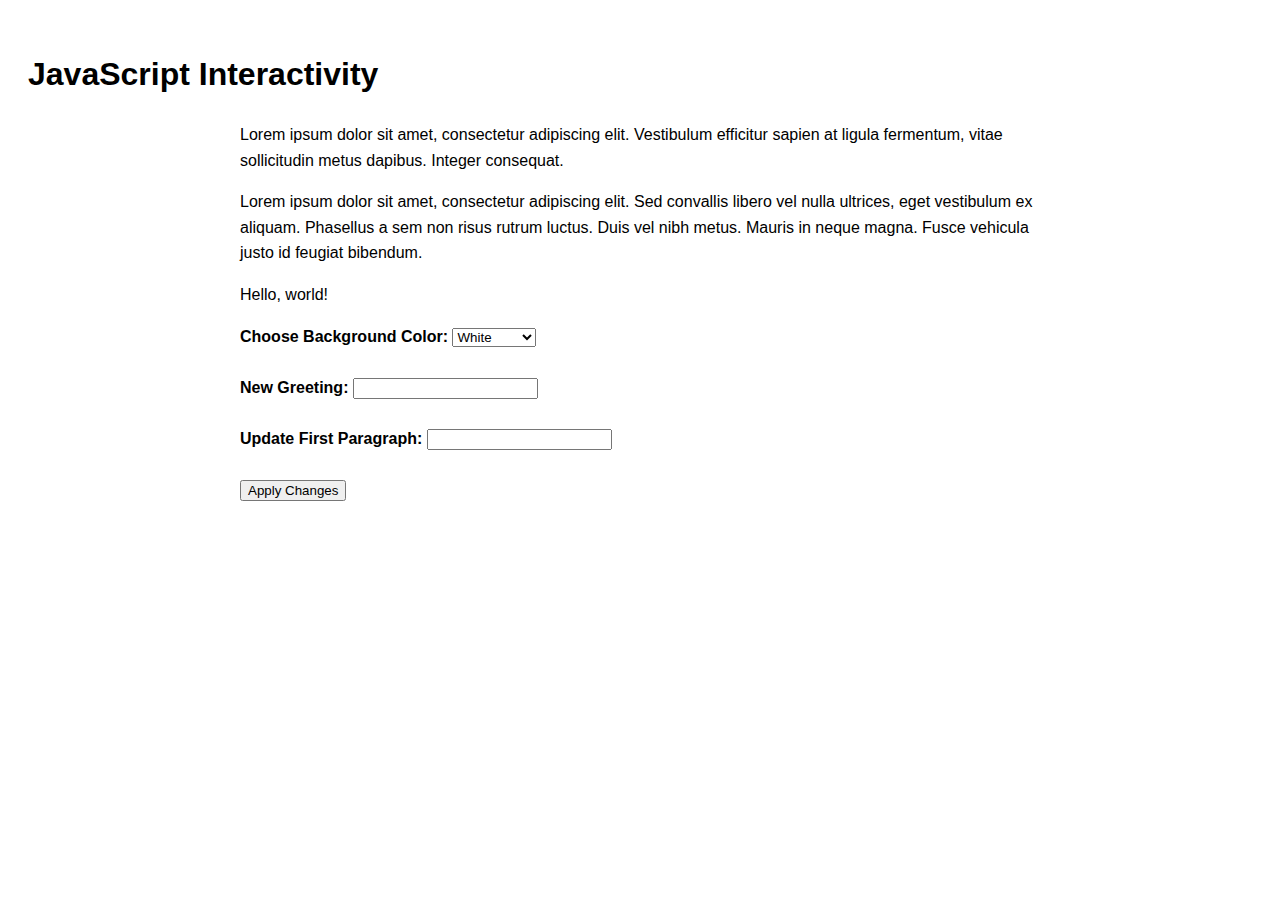
<file: lesson5_interactive/index.html>
<!-- Mark Hiles - July 2, 2025 -->
<!DOCTYPE html>
<html lang="en">
<head>
    <meta charset="UTF-8">
    <title>Interactive JS Page</title>
    <link rel="stylesheet" href="styles/styles.css">
</head>
<body>
    <h1>JavaScript Interactivity</h1>
    <main>
        <p id="para1">
            Lorem ipsum dolor sit amet, consectetur adipiscing elit. Vestibulum efficitur sapien at ligula fermentum, 
            vitae sollicitudin metus dapibus. Integer consequat.
        </p>
        <p>
            Lorem ipsum dolor sit amet, consectetur adipiscing elit. Sed convallis libero vel nulla ultrices, 
            eget vestibulum ex aliquam. Phasellus a sem non risus rutrum luctus. Duis vel nibh metus. 
            Mauris in neque magna. Fusce vehicula justo id feugiat bibendum.
        </p>
        <p id="greeting">Hello, world!</p>

        <label for="bgColorSelect">Choose Background Color:</label>
        <select id="bgColorSelect">
            <option value="white">White</option>
            <option value="lightgray">Light Gray</option>
            <option value="lightblue">Light Blue</option>
            <option value="beige">Beige</option>
        </select>

        <br><br>

        <label for="greetingInput">New Greeting:</label>
        <input type="text" id="greetingInput">

        <br><br>

        <label for="para1Input">Update First Paragraph:</label>
        <input type="text" id="para1Input">

        <br><br>

        <button onclick="applyChanges()">Apply Changes</button>
    </main>

    <script src="scripts/javascripts.js"></script>
</body>
</html>
</file>
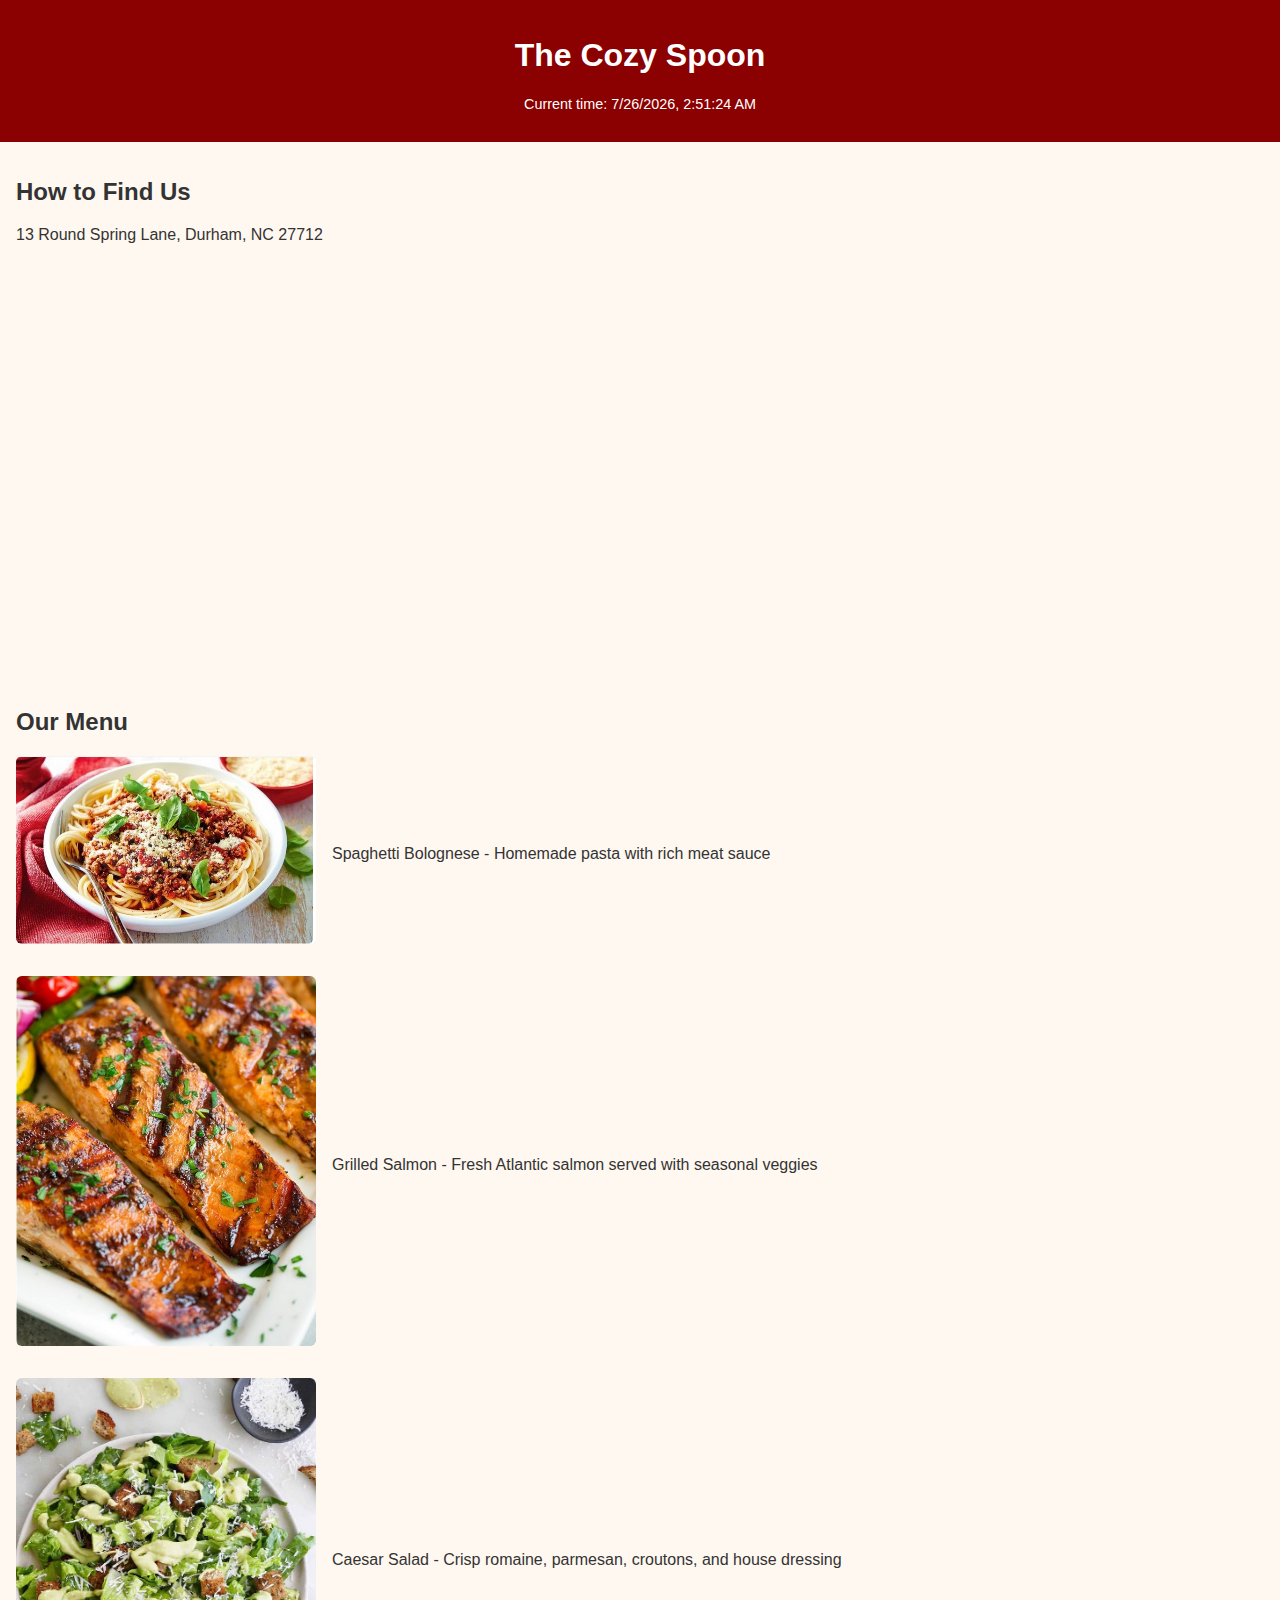
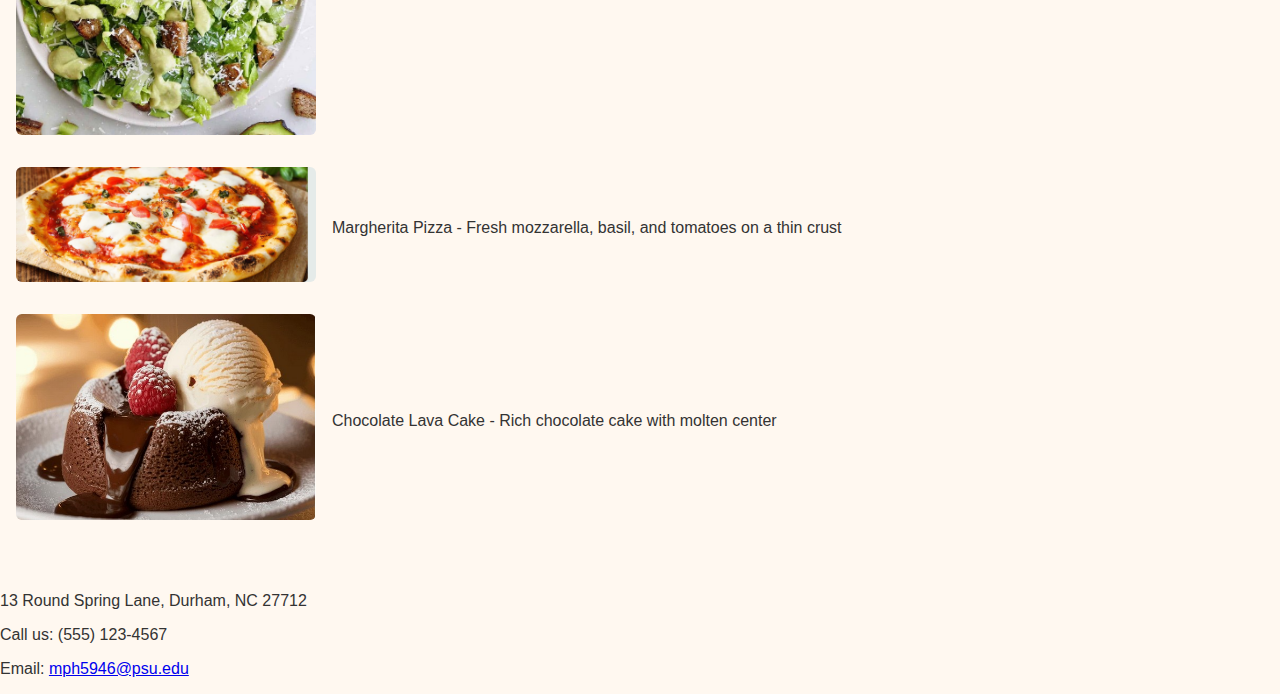
<file: lesson7_responsive/index.html>
<!-- 
  Name: Mark Hiles
  Class: IST 250
  Assignment: Lesson 7 – Individual Assignment 5 - The Responsive Restaurant
  Date/Time: Dynamically displayed below via JavaScript
-->

<!DOCTYPE html>
<html lang="en">
<head>
  <meta charset="UTF-8">
  <title>Mark Hiles | The Cozy Spoon Restaurant</title>
  <meta name="viewport" content="width=device-width, initial-scale=1.0">
  <link rel="stylesheet" href="styles/styles.css">
  <script src="scripts/scripts.js" defer></script>
</head>
<body>
  <header>
    <h1>The Cozy Spoon</h1>
    <p id="datetime"></p>
  </header>

  <main>
    <section class="directions">
      <h2>How to Find Us</h2>
      <p>13 Round Spring Lane, Durham, NC 27712</p>
    </section>

    <section class="map">
      <!-- Static image for mobile -->
      <img src="images/map_static.jpg" alt="Map to restaurant" class="static-map">

      <!-- Embedded Google Map for tablet/desktop -->
      <iframe 
        class="google-map"
        src="https://www.google.com/maps/embed?pb=!1m18!1m12!1m3!1d3246.0244648262785!2d-78.9290812!3d36.1114217!2m3!1f0!2f0!3f0!3m2!1i1024!2i768!4f13.1!3m3!1m2!1s0x89ace4c25e1ad27b%3A0x2f131b25e0631f7c!2s13%20Round%20Spring%20Ln%2C%20Durham%2C%20NC%2027712!5e0!3m2!1sen!2sus!4v1721300000000"
        allowfullscreen=""
        loading="lazy">
      </iframe>
    </section>

    <section class="menu">
      <h2>Our Menu</h2>
      <div class="menu-item">
        <img src="images/menu1.jpg" alt="Spaghetti Bolognese">
        <p>Spaghetti Bolognese - Homemade pasta with rich meat sauce</p>
      </div>
      <div class="menu-item">
        <img src="images/menu2.jpg" alt="Grilled Salmon">
        <p>Grilled Salmon - Fresh Atlantic salmon served with seasonal veggies</p>
      </div>
      <div class="menu-item">
        <img src="images/menu3.jpg" alt="Caesar Salad">
        <p>Caesar Salad - Crisp romaine, parmesan, croutons, and house dressing</p>
      </div>
      <div class="menu-item">
        <img src="images/menu4.jpg" alt="Margherita Pizza">
        <p>Margherita Pizza - Fresh mozzarella, basil, and tomatoes on a thin crust</p>
      </div>
      <div class="menu-item">
        <img src="images/menu5.jpg" alt="Chocolate Lava Cake">
        <p>Chocolate Lava Cake - Rich chocolate cake with molten center</p>
      </div>
    </section>
  </main>

  <footer>
    <p>13 Round Spring Lane, Durham, NC 27712</p>
    <p>Call us: (555) 123-4567</p>
    <p class="email">Email: <a href="mailto:mph5946@psu.edu">mph5946@psu.edu</a></p>
  </footer>
</body>
</html>
</file>
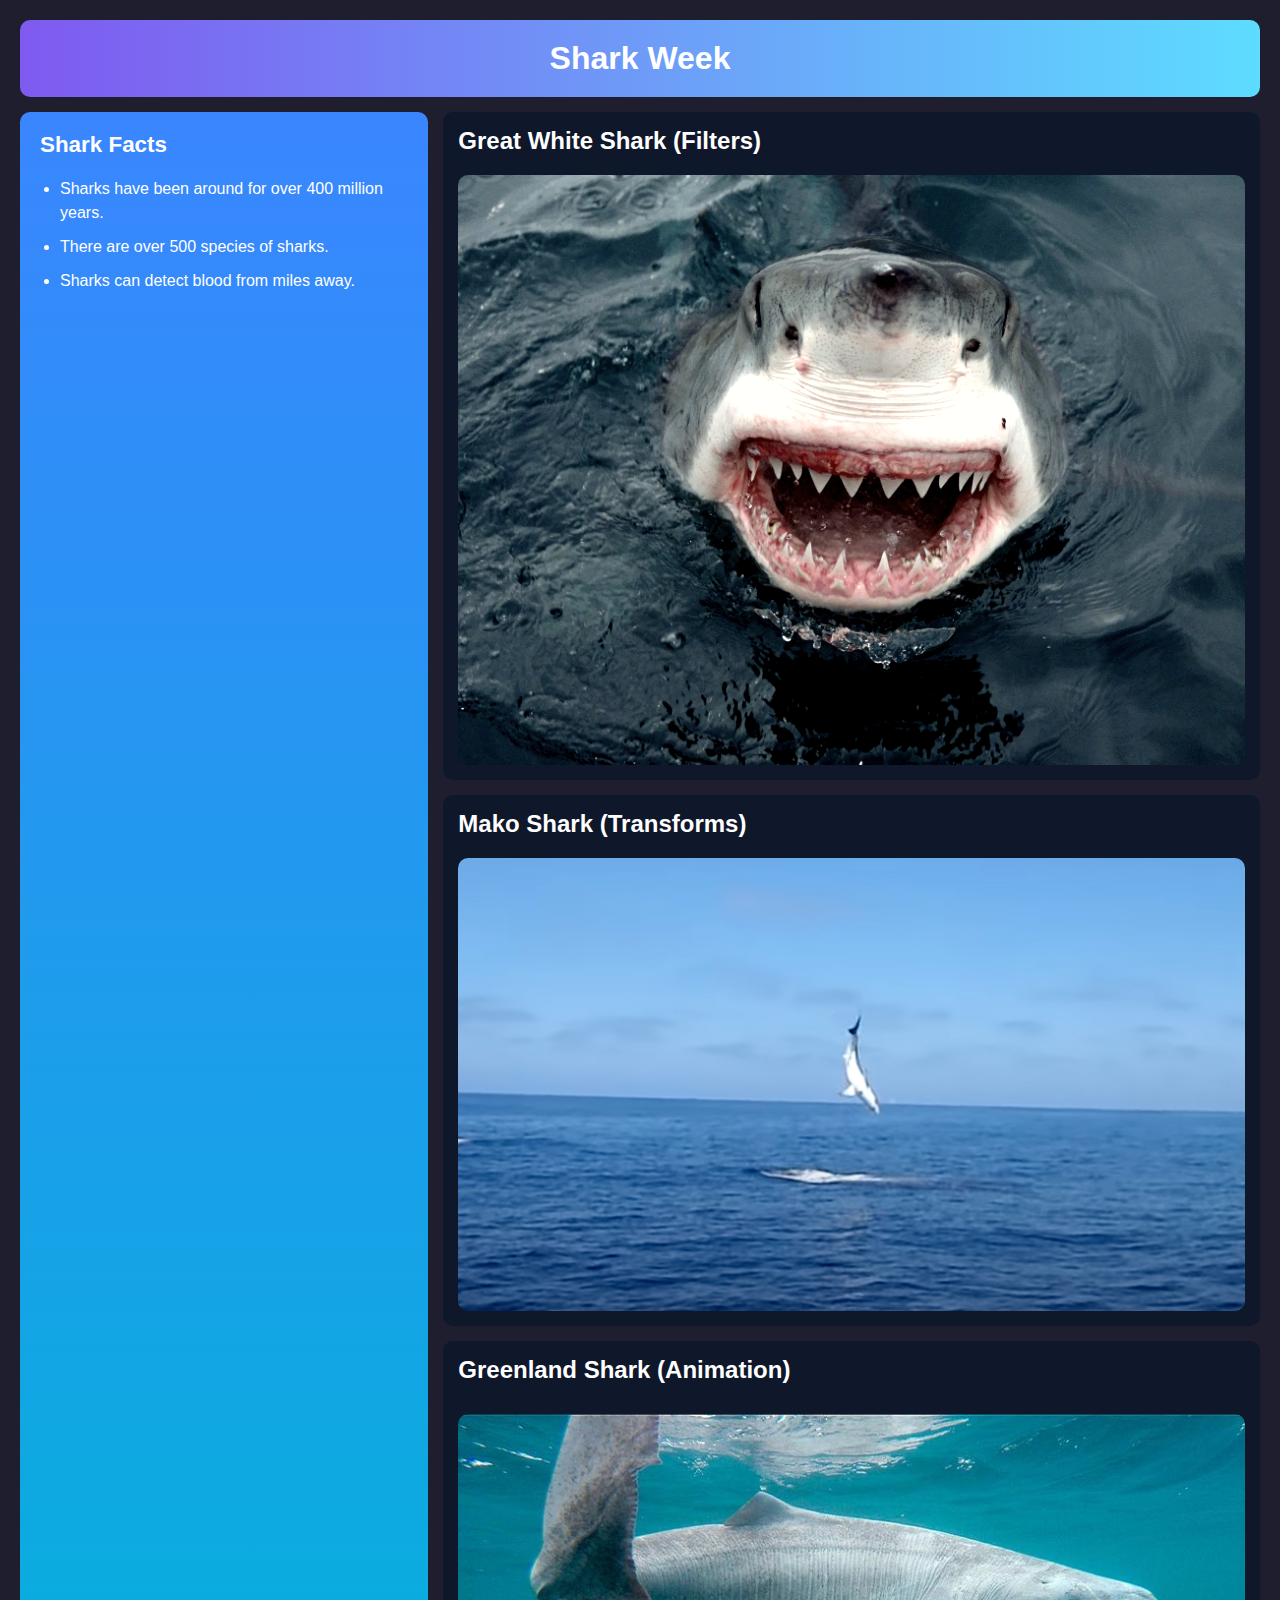
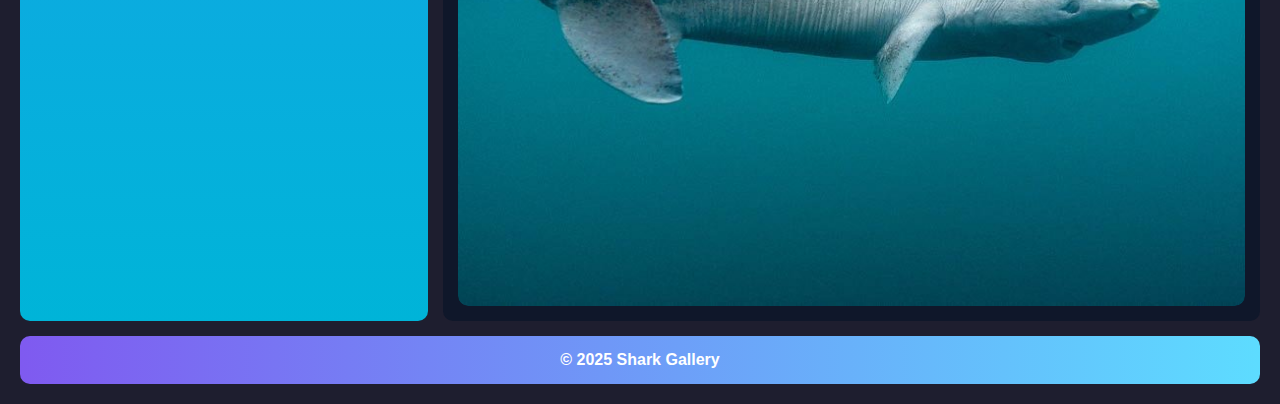
<file: lesson8_transforms_filters/index.html>
<!DOCTYPE html>
<html lang="en">
<head>
  <meta charset="UTF-8" />
  <meta name="viewport" content="width=device-width, initial-scale=1.0" />
  <title>Shark Week</title>
  <link rel="stylesheet" href="Styles/styles.css" />
</head>
<body>

  <div class="grid-layout">
    <header class="header">Shark Week</header>

    <aside class="sidebar">
      <h2>Shark Facts</h2>
      <ul>
        <li>Sharks have been around for over 400 million years.</li>
        <li>There are over 500 species of sharks.</li>
        <li>Sharks can detect blood from miles away.</li>
      </ul>
    </aside>

    <section class="content1">
      <h2>Great White Shark (Filters)</h2>
      <img src="images/great-white-shark-smile.jpg.webp" alt="Great White Shark" />
    </section>

    <section class="content2">
      <h2>Mako Shark (Transforms)</h2>
      <img src="images/makoleap.jpg" alt="Mako Shark" />
    </section>

    <section class="content3">
      <h2>Greenland Shark (Animation)</h2>
      <div class="animated-box">
        <img src="images/greenland-shark-800x500.jpg" alt="Greenland Shark" />
      </div>
    </section>

    <footer class="footer">© 2025 Shark Gallery</footer>
  </div>

</body>
</html>
</file>
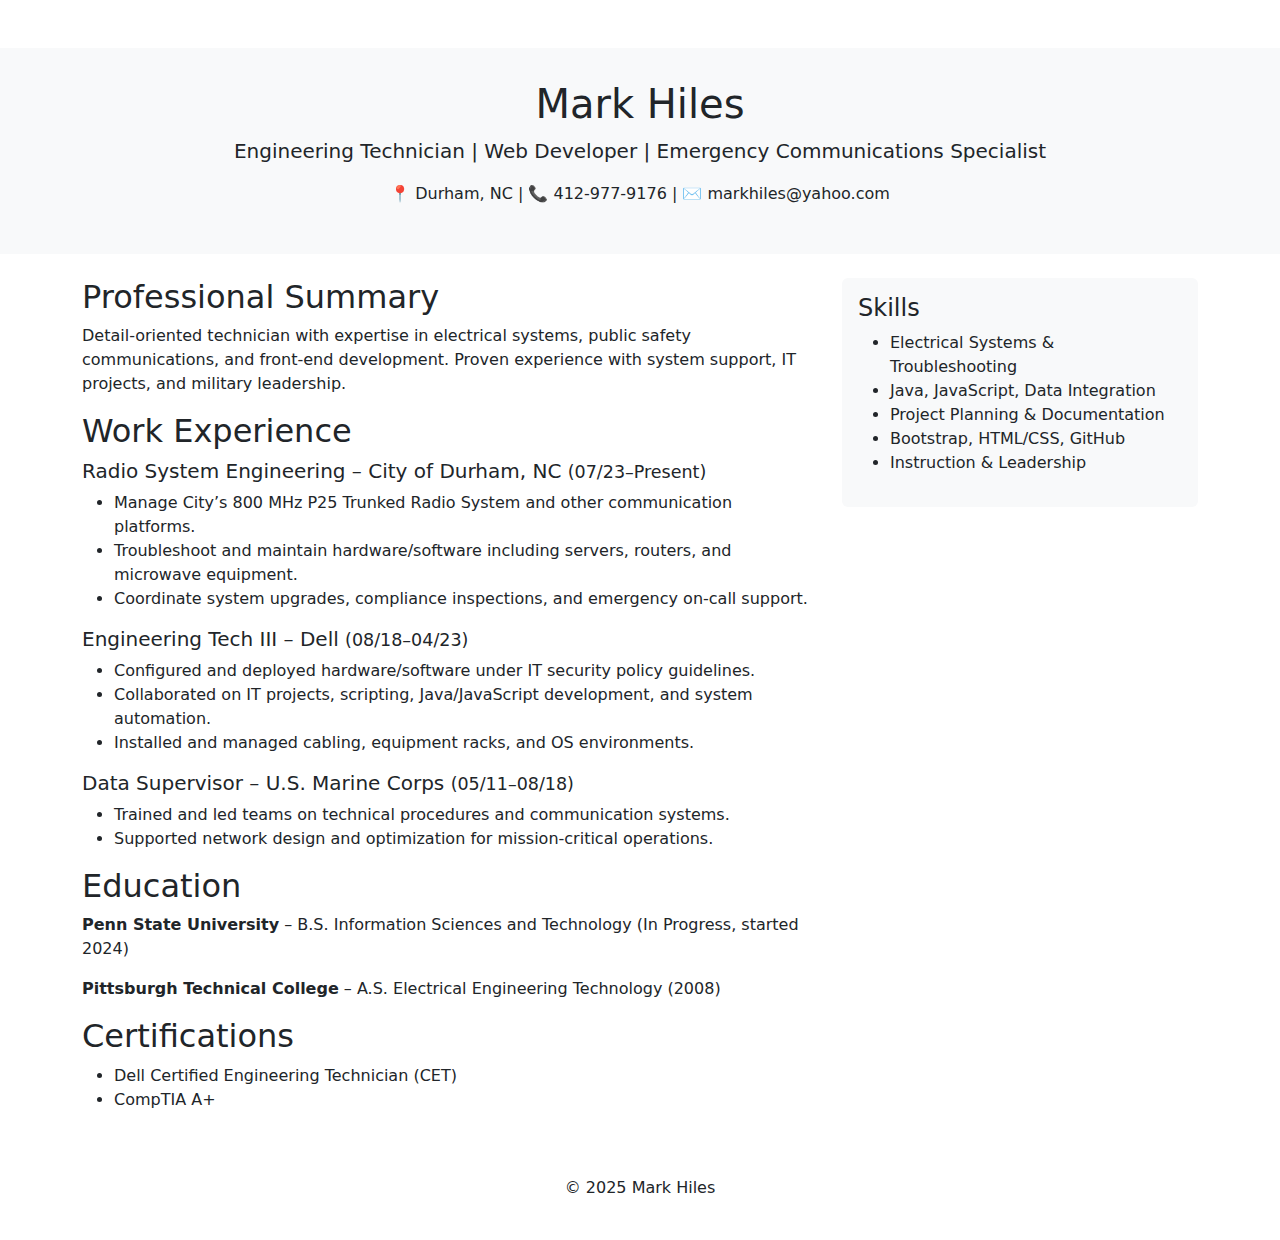
<file: lesson9_bootstrap_starters/blog/index.html>
<!doctype html>
<html lang="en">
<head>
  <meta charset="utf-8">
  <meta name="viewport" content="width=device-width, initial-scale=1">
  <title>Mark Hiles – Resume</title>
  <link href="https://cdn.jsdelivr.net/npm/bootstrap@5.3.0/dist/css/bootstrap.min.css" rel="stylesheet">
  <style>
    body {
      padding-top: 3rem;
    }
    .header {
      background-color: #f8f9fa;
      padding: 2rem 0;
      text-align: center;
    }
  </style>
</head>
<body>

<header class="header">
  <h1>Mark Hiles</h1>
  <p class="lead">Engineering Technician | Web Developer | Emergency Communications Specialist</p>
  <p>📍 Durham, NC | 📞 412-977-9176 | ✉️ markhiles@yahoo.com</p>
</header>

<main class="container my-4">
  <div class="row">
    <div class="col-md-8">
      <section>
        <h2>Professional Summary</h2>
        <p>Detail-oriented technician with expertise in electrical systems, public safety communications, and front-end development. Proven experience with system support, IT projects, and military leadership.</p>
      </section>

      <section>
        <h2>Work Experience</h2>
        <h5>Radio System Engineering – City of Durham, NC <small>(07/23–Present)</small></h5>
        <ul>
          <li>Manage City’s 800 MHz P25 Trunked Radio System and other communication platforms.</li>
          <li>Troubleshoot and maintain hardware/software including servers, routers, and microwave equipment.</li>
          <li>Coordinate system upgrades, compliance inspections, and emergency on-call support.</li>
        </ul>

        <h5>Engineering Tech III – Dell <small>(08/18–04/23)</small></h5>
        <ul>
          <li>Configured and deployed hardware/software under IT security policy guidelines.</li>
          <li>Collaborated on IT projects, scripting, Java/JavaScript development, and system automation.</li>
          <li>Installed and managed cabling, equipment racks, and OS environments.</li>
        </ul>

        <h5>Data Supervisor – U.S. Marine Corps <small>(05/11–08/18)</small></h5>
        <ul>
          <li>Trained and led teams on technical procedures and communication systems.</li>
          <li>Supported network design and optimization for mission-critical operations.</li>
        </ul>
      </section>

      <section>
        <h2>Education</h2>
        <p><strong>Penn State University</strong> – B.S. Information Sciences and Technology (In Progress, started 2024)</p>
        <p><strong>Pittsburgh Technical College</strong> – A.S. Electrical Engineering Technology (2008)</p>
      </section>

      <section>
        <h2>Certifications</h2>
        <ul>
          <li>Dell Certified Engineering Technician (CET)</li>
          <li>CompTIA A+</li>
        </ul>
      </section>
    </div>

    <div class="col-md-4">
      <section class="bg-light p-3 rounded">
        <h4>Skills</h4>
        <ul>
          <li>Electrical Systems & Troubleshooting</li>
          <li>Java, JavaScript, Data Integration</li>
          <li>Project Planning & Documentation</li>
          <li>Bootstrap, HTML/CSS, GitHub</li>
          <li>Instruction & Leadership</li>
        </ul>
      </section>
    </div>
  </div>
</main>

<footer class="text-center py-4">
  <p>&copy; 2025 Mark Hiles</p>
</footer>

<script src="https://cdn.jsdelivr.net/npm/bootstrap@5.3.0/dist/js/bootstrap.bundle.min.js"></script>
</body>
</html>
</file>
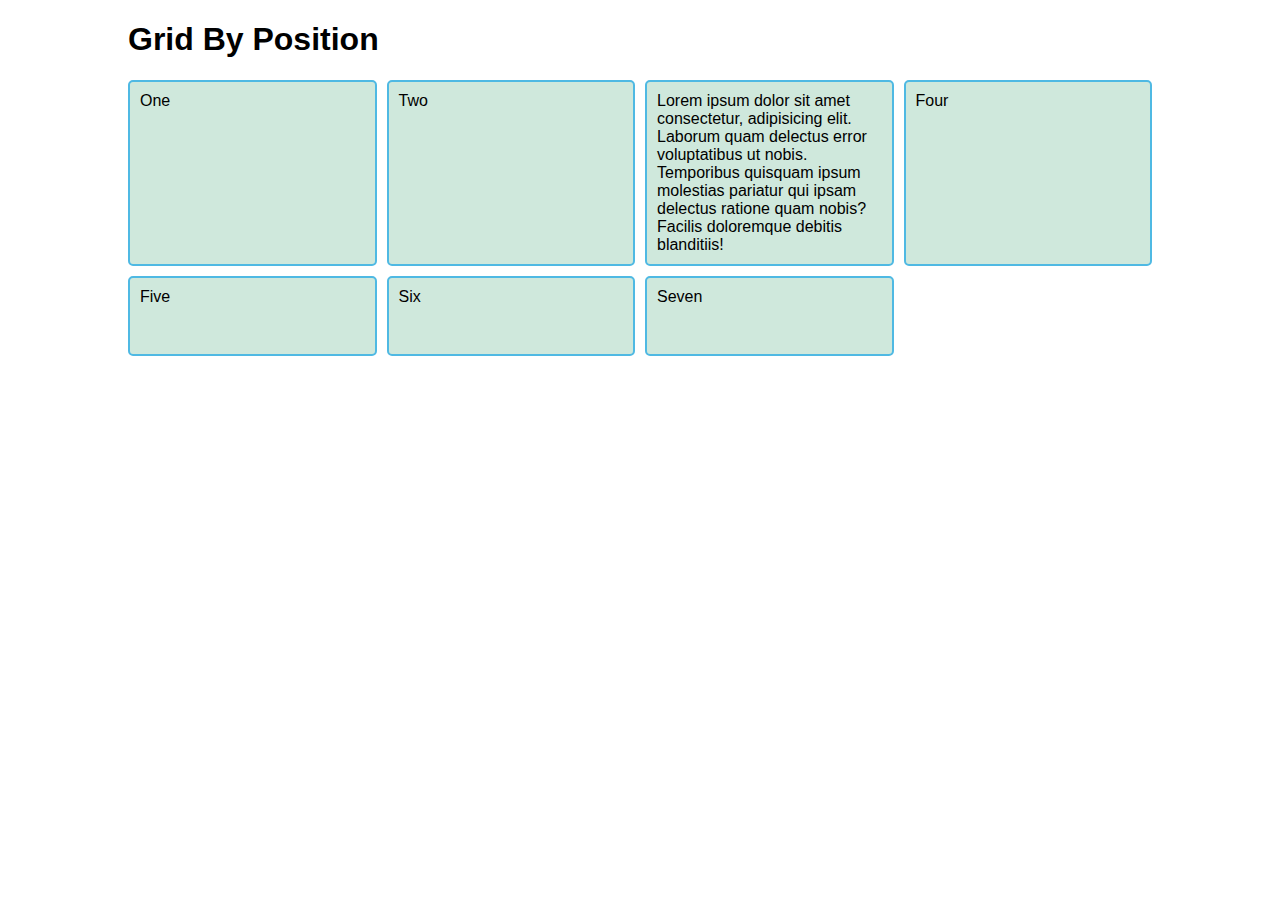
<file: Class10_Lesson8_Site1/basic-grd-by-position.html>
<!DOCTYPE html>
<html lang="en">
<head>
    <meta charset="UTF-8" />
    <meta name="viewport" content="width=device-width, initial-scale=1.0" />
    <title>Document</title>
    <link rel="stylesheet" href="./styles/baskic-grid-by-position.css" />
</head>
<body>
    <h1>Grid By Position</h1>
    <div class="container">
        <div>One</div>
        <div>Two</div>
        <div>
            Lorem ipsum dolor sit amet consectetur, adipisicing elit. Laborum quam delectus error voluptatibus ut
            nobis. Temporibus quisquam ipsum molestias pariatur qui ipsam delectus ratione quam nobis? Facilis
            doloremque debitis blanditiis!
        </div>
        <div>Four</div>
        <div>Five</div>
        <div>Six</div>
        <div>Seven</div>
    </div>
</body>
</html>
</file>
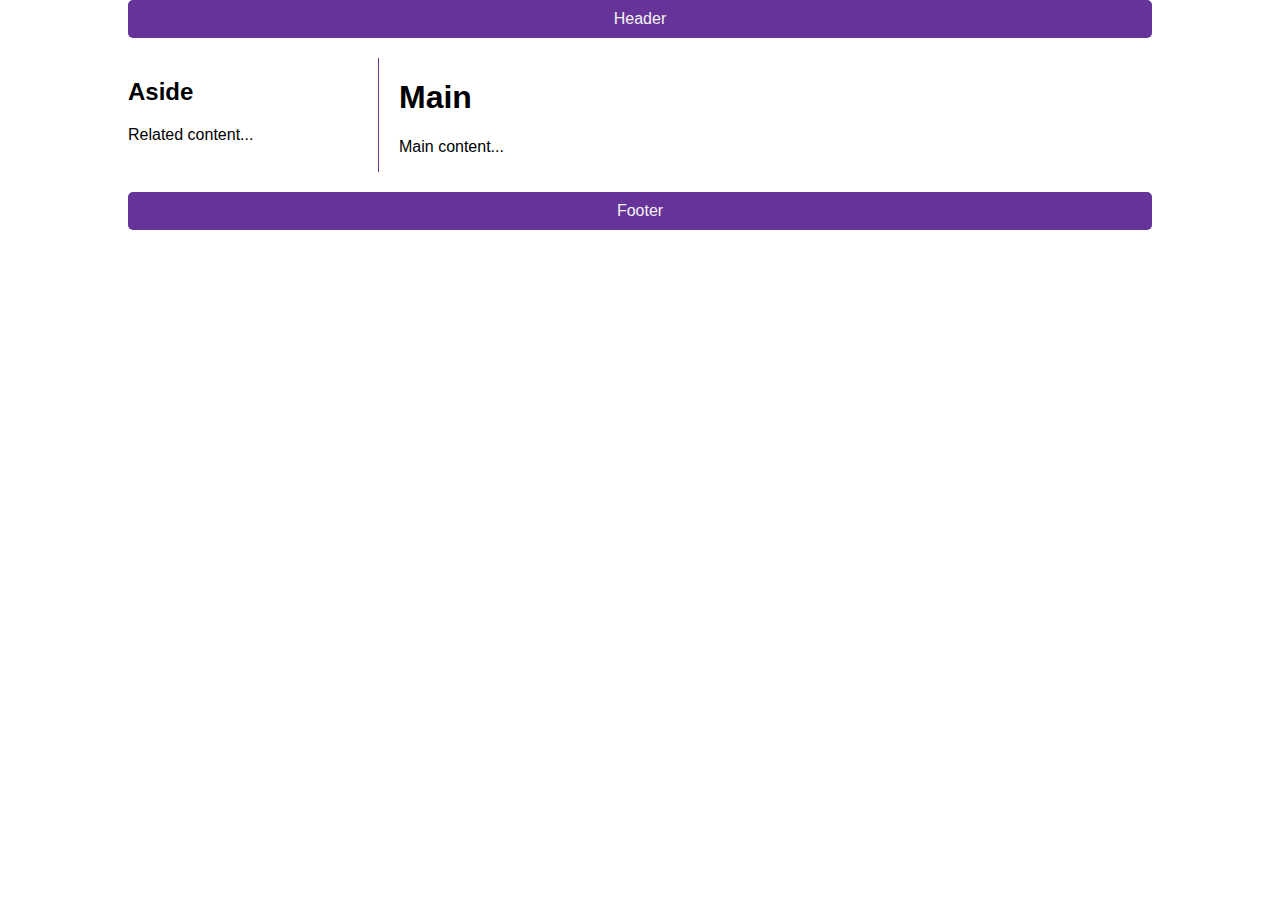
<file: Class10_Lesson8_Site1/basic-grid-by-line.html>
<!DOCTYPE html>
<html lang="en">
<head>
    <meta charset="UTF-8" />
    <meta name="viewport" content="width=device-width, initial-scale=1.0" />
    <title>Document</title>
    <link rel="stylesheet" href="./styles/basic-grid-by-line.css" />
</head>
<body>
    <div class="container">
        <header>Header</header>
        <main>
            <h1>Main</h1>
            <p>Main content...</p>
        </main>
        <aside>
            <h2>Aside</h2>
            <p>Related content...</p>
        </aside>
        <footer>Footer</footer>
    </div>
</body>
</html>
</file>
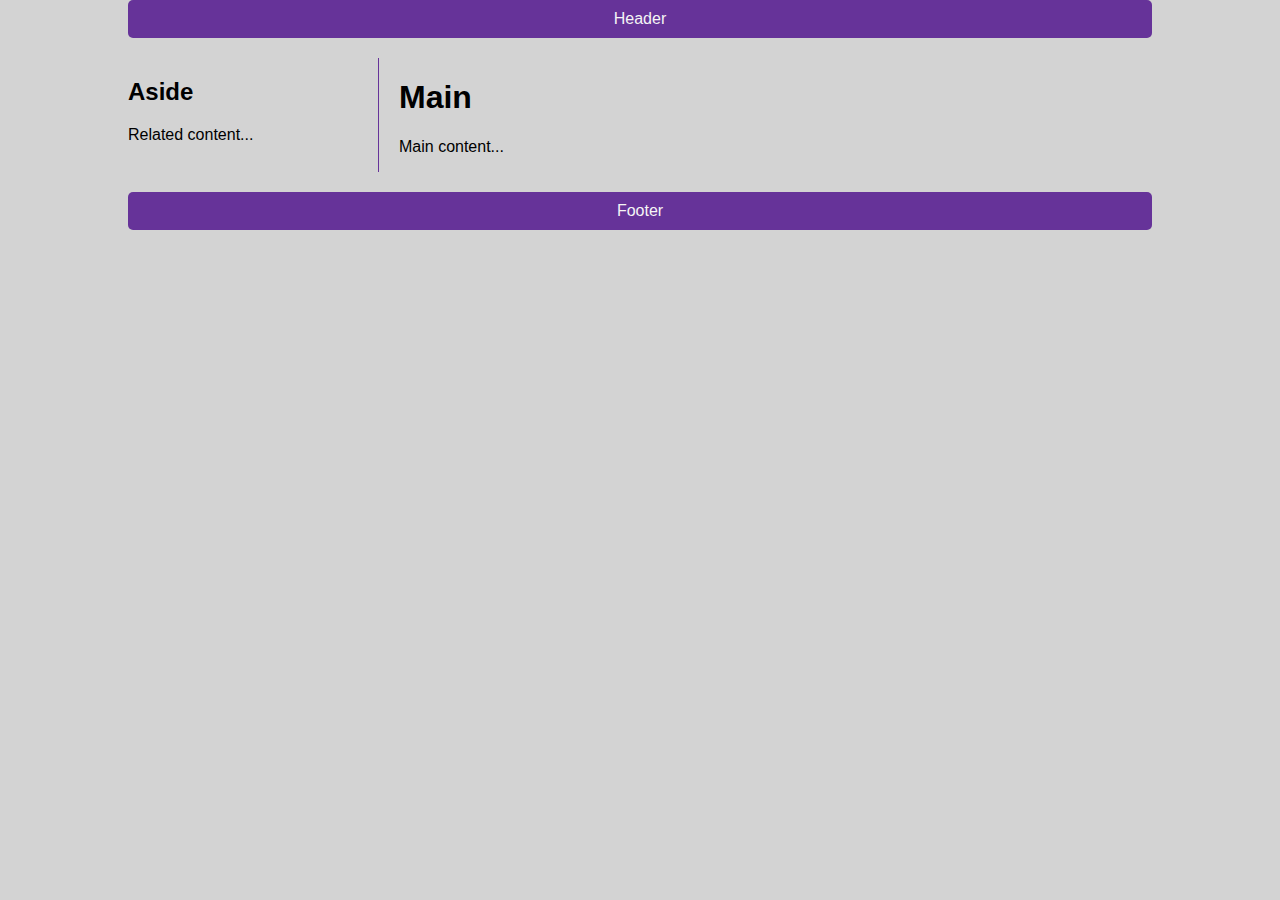
<file: Class10_Lesson8_Site1/basic-grid-by-template-area.html>
<!DOCTYPE html>
<html lang="en">
<head>
    <meta charset="UTF-8" />
    <meta name="viewport" content="width=device-width, initial-scale=1.0" />
    <title>Document</title>
    <link rel="stylesheet" href="./styles/basic-grid-by-template-area.css" />
</head>
<body>
    <div class="container">
        <header>Header</header>
        <main>
            <h1>Main</h1>
            <p>Main content...</p>
        </main>
        <aside>
            <h2>Aside</h2>
            <p>Related content...</p>
        </aside>
        <footer>Footer</footer>
    </div>
</body>
</html>
</file>
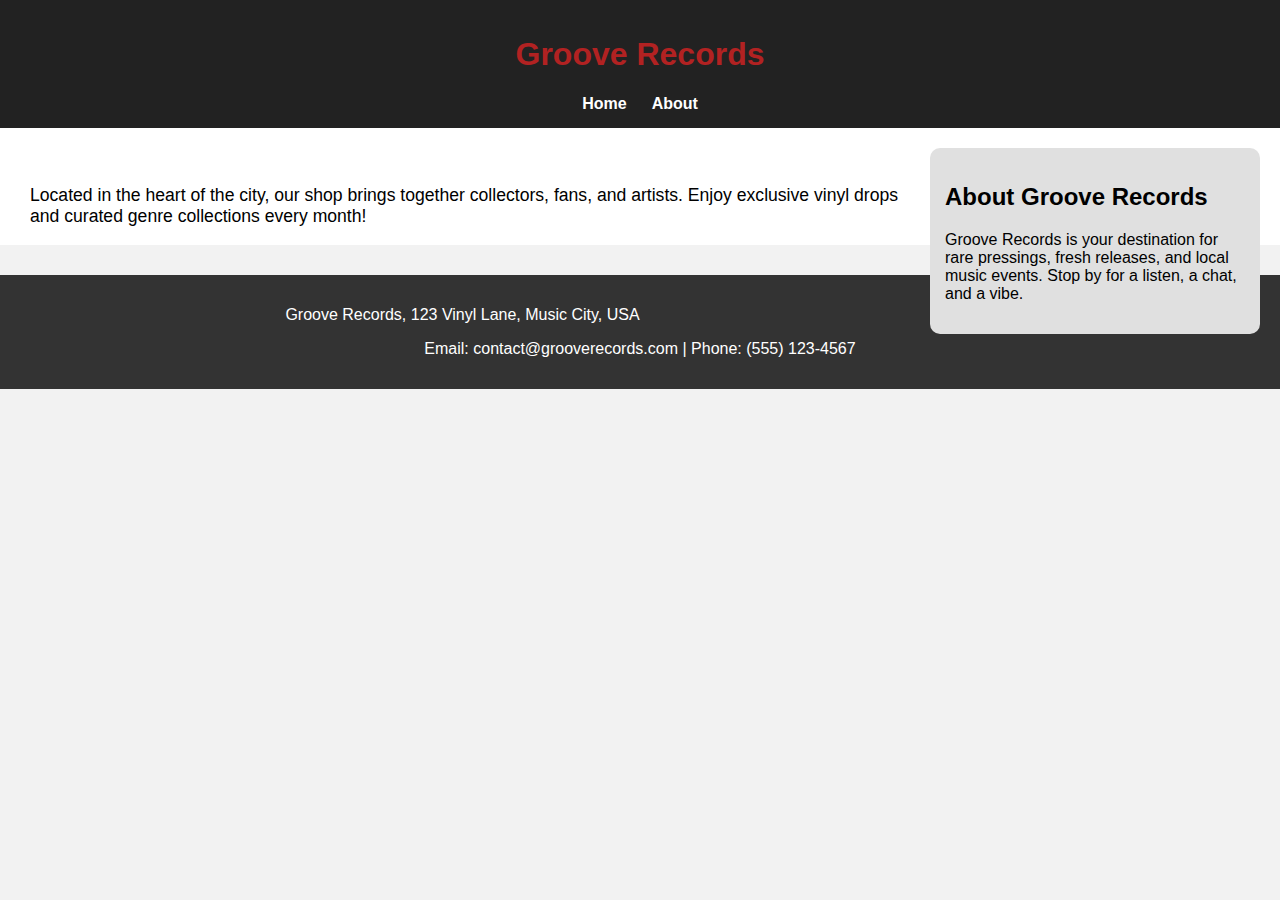
<file: lesson6_layouts/store.html>
<!DOCTYPE html>
<html lang="en">
<head>
    <meta charset="UTF-8">
    <title>Groove Records - About</title>
    <link rel="stylesheet" href="Styles/styles.css">
</head>
<body>
    <header>
        <h1>Groove Records</h1>
        <nav>
            <ul>
                <li><a href="index.html">Home</a></li>
                <li><a href="store.html">About</a></li>
            </ul>
        </nav>
    </header>

    <main class="about-page">
        <div class="highlight-box">
            <h2>About Groove Records</h2>
            <p>Groove Records is your destination for rare pressings, fresh releases, and local music events. Stop by for a listen, a chat, and a vibe.</p>
        </div>

        <p class="relative-text">Located in the heart of the city, our shop brings together collectors, fans, and artists. Enjoy exclusive vinyl drops and curated genre collections every month!</p>
    </main>

    <footer>
        <p>Groove Records, 123 Vinyl Lane, Music City, USA</p>
        <p>Email: contact@grooverecords.com | Phone: (555) 123-4567</p>
    </footer>
</body>
</html>
</file>
<file: lesson5_interactive/styles/styles.css>
/* Mark Hiles - July 2, 2025 */
body {
    font-family: Arial, sans-serif;
    line-height: 1.6;
    padding: 20px;
    background-color: white;
    color: #000;
}

main {
    max-width: 800px;
    margin: auto;
}

label {
    font-weight: bold;
}
</file>
<file: lesson7_responsive/styles/styles.css>
body {
  font-family: Arial, sans-serif;
  margin: 0;
  padding: 0;
  background-color: #fff8f0;
  color: #333;
}

header {
  background-color: #8B0000;
  color: white;
  text-align: center;
  padding: 1rem;
}

#datetime {
  font-size: 0.9rem;
  margin-top: 0.5rem;
}

main {
  padding: 1rem;
}

section {
  margin-bottom: 2rem;
}

.menu-item {
  display: flex;
  flex-direction: column;
  margin-bottom: 1.5rem;
}

.menu-item img {
  max-width: 100%;
  height: auto;
  border-radius: 6px;
  margin-bottom: 0.5rem;
}

.static-map {
  display: block;
  width: 100%;
  height: auto;
}

.google-map {
  display: none;
  width: 100%;
  height: 300px;
  border: 0;
}

/* Hide footer and menu in mobile */
footer,
.menu,
.google-map {
  display: none;
}

/* Tablet view (≥600px) */
@media (min-width: 600px) {
  .menu-item {
    flex-direction: row;
    align-items: center;
    gap: 1rem;
  }

  .menu-item img {
    max-width: 200px;
  }

  .menu,
  footer,
  .google-map {
    display: block;
  }

  .static-map {
    display: none;
  }

  footer .email {
    display: none;
  }
}

/* Desktop view (≥992px) */
@media (min-width: 992px) {
  .menu-item img {
    max-width: 300px;
  }

  .google-map {
    height: 400px;
  }

  footer .email {
    display: block;
  }
}
</file>
<file: lesson8_transforms_filters/Styles/styles.css>
/* Base styles */
body {
  margin: 0;
  font-family: Arial, sans-serif;
  background-color: #1e1e2f;
  color: white;
}

.grid-layout {
  display: grid;
  grid-template-areas:
    "header header"
    "sidebar content1"
    "sidebar content2"
    "sidebar content3"
    "footer footer";
  grid-template-columns: 1fr 2fr;
  gap: 15px;
  padding: 20px;
}

/* Grid Areas */
.header {
  grid-area: header;
  background: linear-gradient(to right, #7f5af0, #5ddcff);
  padding: 20px;
  text-align: center;
  font-size: 2rem;
  font-weight: bold;
  border-radius: 10px;
}

.sidebar {
  grid-area: sidebar;
  background: linear-gradient(to bottom, #3a86ff, #00b4d8);
  padding: 20px;
  border-radius: 10px;
}

.sidebar h2 {
  margin-top: 0;
  font-size: 1.4rem;
  color: #ffffff;
}

.sidebar ul {
  padding-left: 20px;
}

.sidebar li {
  margin-bottom: 10px;
  line-height: 1.5;
}

/* Content Sections */
.content1,
.content2,
.content3 {
  background: #0f172a;
  padding: 15px;
  border-radius: 10px;
}

.content1 h2,
.content2 h2,
.content3 h2 {
  margin-top: 0;
}

/* Image Styling */
section img {
  width: 100%;
  border-radius: 10px;
  display: block;
  margin-top: 10px;
}

/* === Filters === */
.content1 img {
  filter: contrast(125%) sepia(20%);
}

/* === Transforms === */
.content2 img {
  transition: transform 0.3s ease;
}

.content2 img:hover {
  transform: rotate(-5deg) scale(1.1);
}

/* === Animation === */
.animated-box {
  animation: pulseBox 2.5s infinite ease-in-out;
  border-radius: 10px;
  overflow: hidden;
}

@keyframes pulseBox {
  0% { transform: scale(1); background-color: #1e90ff; }
  50% { transform: scale(1.05); background-color: #00bfff; }
  100% { transform: scale(1); background-color: #1e90ff; }
}

.footer {
  grid-area: footer;
  background: linear-gradient(to right, #7f5af0, #5ddcff);
  padding: 15px;
  text-align: center;
  border-radius: 10px;
  font-weight: bold;
}
</file>
<file: Class10_Lesson8_Site1/styles/baskic-grid-by-position.css>
body {
  margin: auto;
  max-width: 1024px;
  font-family: Arial, Helvetica, sans-serif;
}

.container {
  display: grid;
  /* grid-template-columns: 200px 200px 200px; */
  /* grid-template-columns: 30% 30% 30%; */
  /* grid-template-columns: 2fr 1fr 1fr; */
  /* grid-template-columns: repeat(3, 1fr); */
  grid-template-columns: repeat(auto-fit, minmax(230px, 1fr));
  gap: 10px;
  /* grid-auto-rows: 160px; */
  grid-auto-rows: minmax(80px, auto);
}

.container > div {
  border-radius: 5px;
  padding: 10px;
  background-color: rgb(207, 232, 220);
  border: 2px solid rgb(79, 185, 227);
}
</file>
<file: Class10_Lesson8_Site1/styles/basic-grid-by-line.css>
body {
  margin: auto;
  max-width: 1024px;
  font-family: Arial, Helvetica, sans-serif;
}

header,
footer {
  border-radius: 5px;
  padding: 10px;
  background-color: rebeccapurple;
  color: whitesmoke;
  text-align: center;
}

header {
  grid-column: 1 / 3;
  grid-row: 1;
}

main {
  grid-column: 2;
  grid-row: 2;
}

aside {
  grid-column: 1;
  grid-row: 2;
}

aside {
  border-right: 1px solid rebeccapurple;
}

footer {
  grid-column: 1 / 3;
  grid-row: 3;
}

.container {
  display: grid;
  font-family: sans-serif;
  grid-template-columns: 1fr 3fr;
  gap: 20px;
}
</file>
<file: Class10_Lesson8_Site1/styles/basic-grid-by-template-area.css>
body {
  margin: auto;
  max-width: 1024px;
  font-family: Arial, Helvetica, sans-serif;
  background-color: lightgray;
}

header,
footer {
  border-radius: 5px;
  padding: 10px;
  background-color: rebeccapurple;
  color: whitesmoke;
  text-align: center;
}

aside {
  border-right: 1px solid rebeccapurple;
}

header {
  grid-area: header;
}

main {
  grid-area: content;
}

aside {
  grid-area: sidebar;
}

footer {
  grid-area: footer;
}

.container {
  display: grid;
  font-family: sans-serif;
  grid-template-areas:
    "header header"
    "sidebar content"
    "footer footer";
  grid-template-columns: 1fr 3fr;
  gap: 20px;
}
</file>
<file: lesson6_layouts/Styles/styles.css>
body {
    font-family: garamond, sans-serif;
    margin: 0;
    padding: 0;
    background-color: #f2f2f2;
}

header {
    background-color: #222;
    color: firebrick;
    padding: 15px;
    text-align: center;
}

nav ul {
    list-style: none;
    display: flex;
    justify-content: center;
    gap: 25px;
    padding: 0;
    margin: 10px 0 0;
}

nav a {
    color: white;
    text-decoration: none;
    font-weight: bold;
}

.featured-albums {
    display: flex;
    flex-wrap: wrap;
    justify-content: center;
    align-items: center;
    padding: 20px;
    background-color: #fff;
}

.featured-albums img {
    width: 160px;
    height: 160px;
    margin: 10px;
    transition: transform 0.3s ease;
    border-radius: 8px;
}

.featured-albums img:hover {
    transform: scale(1.2) translateY(10px);
}

.inventory {
    padding: 20px;
    background-color: #fafafa;
}

.inventory h2 {
    text-align: center;
}

table {
    width: 100%;
    border-collapse: collapse;
    margin-top: 15px;
}

th, td {
    border: 1px solid #ccc;
    padding: 10px;
    text-align: left;
}

.about-page {
    padding: 20px;
    background-color: #fff;
}

.highlight-box {
    float: right;
    width: 300px;
    padding: 15px;
    background-color: #e0e0e0;
    margin-left: 20px;
    border-radius: 10px;
}

.relative-text {
    position: relative;
    top: 20px;
    left: 10px;
    font-size: 1.1em;
}

footer {
    background-color: #333;
    color: white;
    text-align: center;
    padding: 15px;
    margin-top: 30px;
}
</file>
